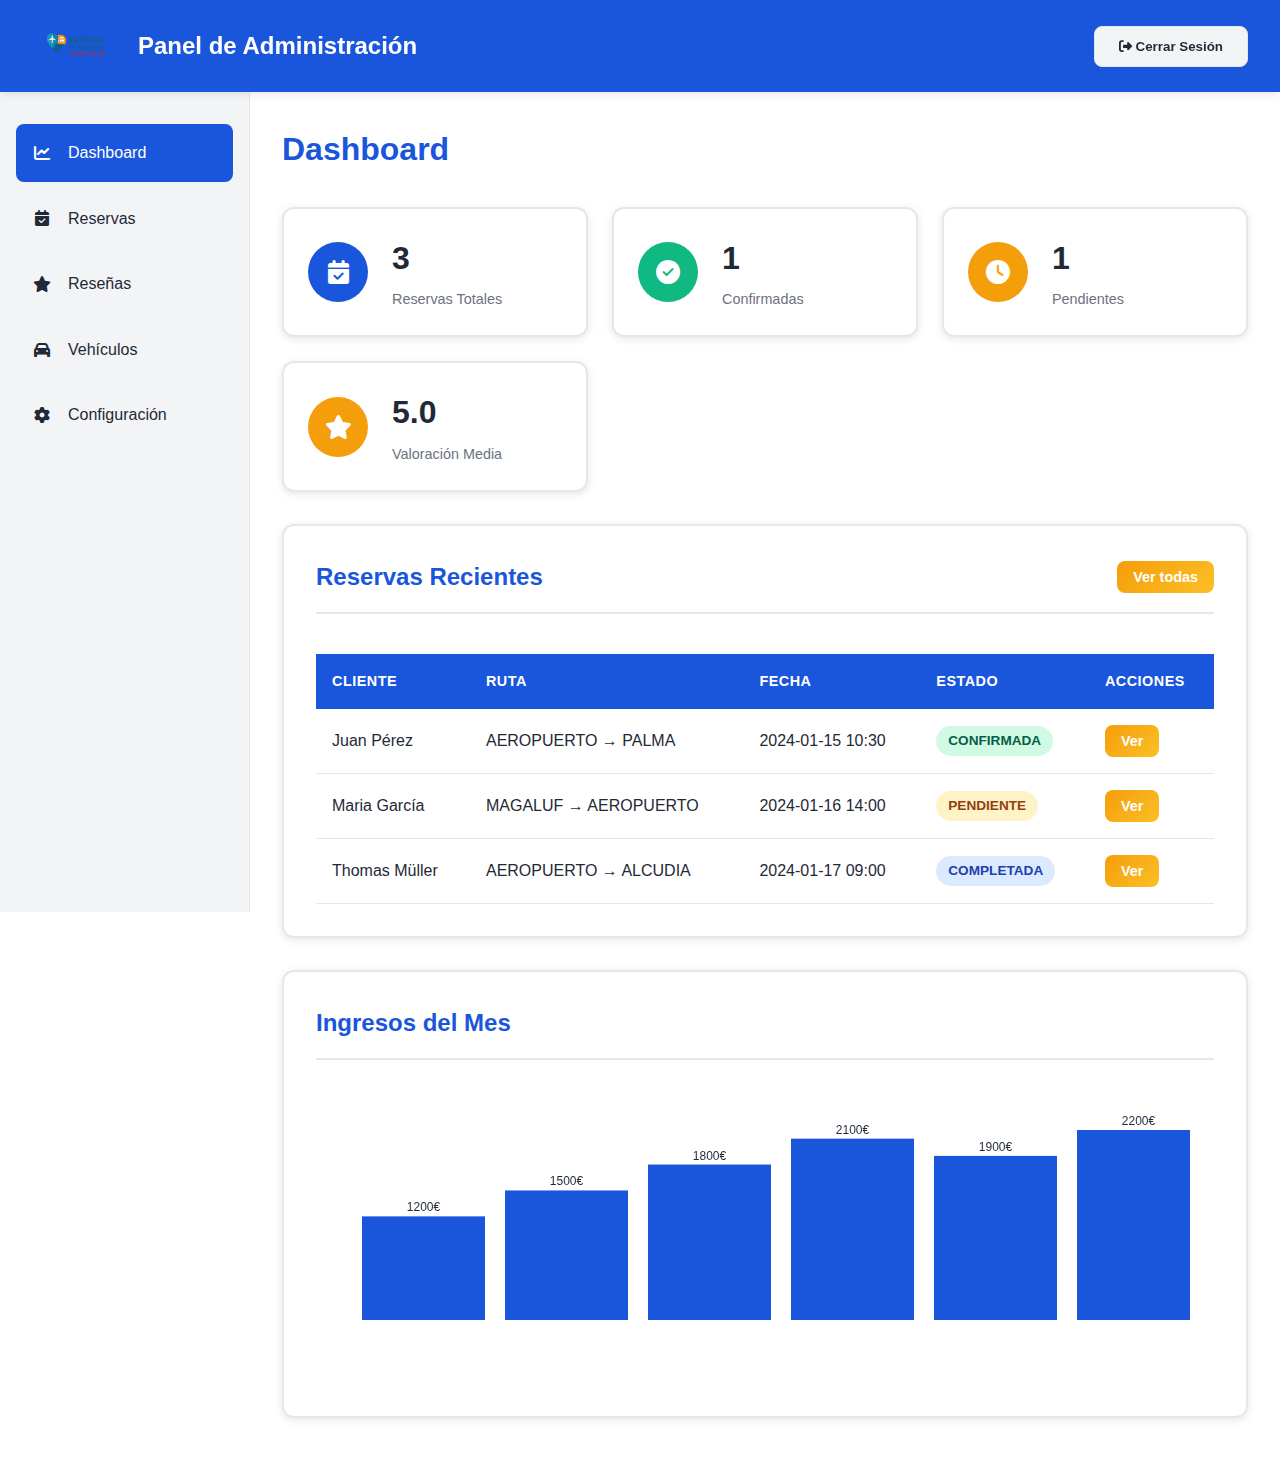
<file: admin.html>
<!DOCTYPE html>
<html lang="es">
<head>
    <meta charset="UTF-8">
    <meta name="viewport" content="width=device-width, initial-scale=1.0">
    <title>Admin Panel - Kristian Transfers</title>
    <link rel="icon" type="image/svg+xml" href="KT.svg">
    <link rel="stylesheet" href="styles.css">
    <link rel="stylesheet" href="admin.css">
    <link rel="stylesheet" href="https://cdnjs.cloudflare.com/ajax/libs/font-awesome/6.4.0/css/all.min.css">
</head>
<body>
    <!-- Admin Header -->
    <header class="admin-header">
        <div class="admin-header-content">
            <div class="admin-logo">
                <img src="Logo.png" alt="Kristian Transfers" class="logo-image">
                <h1>Panel de Administración</h1>
            </div>
            <div class="admin-header-actions">
                <button class="btn btn-secondary" onclick="logout()">
                    <i class="fas fa-sign-out-alt"></i> Cerrar Sesión
                </button>
            </div>
        </div>
    </header>

    <!-- Admin Container -->
    <div class="admin-container">
        <!-- Sidebar -->
        <aside class="admin-sidebar">
            <nav class="admin-nav">
                <a href="javascript:void(0)" class="admin-nav-link active" data-section="dashboard" onclick="showAdminSection('dashboard')">
                    <i class="fas fa-chart-line"></i> Dashboard
                </a>
                <a href="javascript:void(0)" class="admin-nav-link" data-section="bookings" onclick="showAdminSection('bookings')">
                    <i class="fas fa-calendar-check"></i> Reservas
                </a>
                <a href="javascript:void(0)" class="admin-nav-link" data-section="reviews" onclick="showAdminSection('reviews')">
                    <i class="fas fa-star"></i> Reseñas
                </a>
                <a href="javascript:void(0)" class="admin-nav-link" data-section="vehicles" onclick="showAdminSection('vehicles')">
                    <i class="fas fa-car"></i> Vehículos
                </a>
                <a href="javascript:void(0)" class="admin-nav-link" data-section="settings" onclick="showAdminSection('settings')">
                    <i class="fas fa-cog"></i> Configuración
                </a>
            </nav>
        </aside>

        <!-- Main Content -->
        <main class="admin-main">
            <!-- Dashboard Section -->
            <section id="admin-dashboard" class="admin-section active">
                <h2 class="admin-section-title">Dashboard</h2>
                
                <!-- Stats Cards -->
                <div class="stats-grid">
                    <div class="stat-card">
                        <div class="stat-icon blue">
                            <i class="fas fa-calendar-check"></i>
                        </div>
                        <div class="stat-content">
                            <h3 class="stat-value" id="totalBookings">0</h3>
                            <p class="stat-label">Reservas Totales</p>
                        </div>
                    </div>
                    <div class="stat-card">
                        <div class="stat-icon green">
                            <i class="fas fa-check-circle"></i>
                        </div>
                        <div class="stat-content">
                            <h3 class="stat-value" id="confirmedBookings">0</h3>
                            <p class="stat-label">Confirmadas</p>
                        </div>
                    </div>
                    <div class="stat-card">
                        <div class="stat-icon orange">
                            <i class="fas fa-clock"></i>
                        </div>
                        <div class="stat-content">
                            <h3 class="stat-value" id="pendingBookings">0</h3>
                            <p class="stat-label">Pendientes</p>
                        </div>
                    </div>
                    <div class="stat-card">
                        <div class="stat-icon gold">
                            <i class="fas fa-star"></i>
                        </div>
                        <div class="stat-content">
                            <h3 class="stat-value" id="averageRating">5.0</h3>
                            <p class="stat-label">Valoración Media</p>
                        </div>
                    </div>
                </div>

                <!-- Recent Bookings -->
                <div class="admin-card">
                    <div class="admin-card-header">
                        <h3>Reservas Recientes</h3>
                        <button class="btn btn-primary btn-sm" onclick="showAdminSection('bookings')">
                            Ver todas
                        </button>
                    </div>
                    <div class="table-container">
                        <table class="admin-table">
                            <thead>
                                <tr>
                                    <th>Cliente</th>
                                    <th>Ruta</th>
                                    <th>Fecha</th>
                                    <th>Estado</th>
                                    <th>Acciones</th>
                                </tr>
                            </thead>
                            <tbody id="recentBookingsTable">
                                <!-- Will be populated by JavaScript -->
                            </tbody>
                        </table>
                    </div>
                </div>

                <!-- Revenue Chart -->
                <div class="admin-card">
                    <div class="admin-card-header">
                        <h3>Ingresos del Mes</h3>
                    </div>
                    <div class="chart-container">
                        <canvas id="revenueChart"></canvas>
                    </div>
                </div>
            </section>

            <!-- Bookings Section -->
            <section id="admin-bookings" class="admin-section">
                <div class="admin-section-header">
                    <h2 class="admin-section-title">Gestión de Reservas</h2>
                    <div class="admin-filters">
                        <select id="bookingFilter" class="admin-filter" onchange="filterBookings()">
                            <option value="all">Todas</option>
                            <option value="pending">Pendientes</option>
                            <option value="confirmed">Confirmadas</option>
                            <option value="completed">Completadas</option>
                            <option value="cancelled">Canceladas</option>
                        </select>
                        <input type="text" id="bookingSearch" class="admin-search" placeholder="Buscar reservas..." onkeyup="searchBookings()">
                    </div>
                </div>

                <div class="admin-card">
                    <div class="table-container">
                        <table class="admin-table">
                            <thead>
                                <tr>
                                    <th>ID</th>
                                    <th>Cliente</th>
                                    <th>Email</th>
                                    <th>Teléfono</th>
                                    <th>Ruta</th>
                                    <th>Fecha/Hora</th>
                                    <th>Pasajeros</th>
                                    <th>Precio</th>
                                    <th>Estado</th>
                                    <th>Acciones</th>
                                </tr>
                            </thead>
                            <tbody id="bookingsTable">
                                <!-- Will be populated by JavaScript -->
                            </tbody>
                        </table>
                    </div>
                </div>
            </section>

            <!-- Reviews Section -->
            <section id="admin-reviews" class="admin-section">
                <div class="admin-section-header">
                    <h2 class="admin-section-title">Gestión de Reseñas</h2>
                    <button class="btn btn-primary" onclick="showAddReviewModal()">
                        <i class="fas fa-plus"></i> Añadir Reseña
                    </button>
                </div>

                <div class="admin-card">
                    <div class="table-container">
                        <table class="admin-table">
                            <thead>
                                <tr>
                                    <th>Autor</th>
                                    <th>Valoración</th>
                                    <th>Texto</th>
                                    <th>Fecha</th>
                                    <th>Acciones</th>
                                </tr>
                            </thead>
                            <tbody id="reviewsTable">
                                <!-- Will be populated by JavaScript -->
                            </tbody>
                        </table>
                    </div>
                </div>
            </section>

            <!-- Vehicles Section -->
            <section id="admin-vehicles" class="admin-section">
                <div class="admin-section-header">
                    <h2 class="admin-section-title">Gestión de Vehículos</h2>
                    <button class="btn btn-primary" onclick="showAddVehicleModal()">
                        <i class="fas fa-plus"></i> Añadir Vehículo
                    </button>
                </div>

                <div class="vehicles-admin-grid">
                    <div class="vehicle-admin-card">
                        <img src="Minivan.webp" alt="Minivan" class="vehicle-admin-image">
                        <div class="vehicle-admin-info">
                            <h3>Minivan</h3>
                            <p>Capacidad: 7 pasajeros</p>
                            <div class="vehicle-admin-actions">
                                <button class="btn btn-primary btn-sm" onclick="editVehicle('minivan')">Editar</button>
                                <button class="btn btn-secondary btn-sm" onclick="deleteVehicle('minivan')">Eliminar</button>
                            </div>
                        </div>
                    </div>
                    <div class="vehicle-admin-card">
                        <img src="Sedan.webp" alt="Sedan" class="vehicle-admin-image">
                        <div class="vehicle-admin-info">
                            <h3>Sedan</h3>
                            <p>Capacidad: 4 pasajeros</p>
                            <div class="vehicle-admin-actions">
                                <button class="btn btn-primary btn-sm" onclick="editVehicle('sedan')">Editar</button>
                                <button class="btn btn-secondary btn-sm" onclick="deleteVehicle('sedan')">Eliminar</button>
                            </div>
                        </div>
                    </div>
                    <div class="vehicle-admin-card">
                        <img src="VIP.webp" alt="VIP" class="vehicle-admin-image">
                        <div class="vehicle-admin-info">
                            <h3>VIP</h3>
                            <p>Capacidad: 4 pasajeros</p>
                            <div class="vehicle-admin-actions">
                                <button class="btn btn-primary btn-sm" onclick="editVehicle('vip')">Editar</button>
                                <button class="btn btn-secondary btn-sm" onclick="deleteVehicle('vip')">Eliminar</button>
                            </div>
                        </div>
                    </div>
                    <div class="vehicle-admin-card">
                        <img src="Shuttle Express.webp" alt="Shuttle Express" class="vehicle-admin-image">
                        <div class="vehicle-admin-info">
                            <h3>Shuttle Express</h3>
                            <p>Capacidad: 8 pasajeros</p>
                            <div class="vehicle-admin-actions">
                                <button class="btn btn-primary btn-sm" onclick="editVehicle('shuttle')">Editar</button>
                                <button class="btn btn-secondary btn-sm" onclick="deleteVehicle('shuttle')">Eliminar</button>
                            </div>
                        </div>
                    </div>
                </div>
            </section>

            <!-- Settings Section -->
            <section id="admin-settings" class="admin-section">
                <h2 class="admin-section-title">Configuración</h2>
                
                <div class="admin-card">
                    <h3>Información General</h3>
                    <form class="admin-form" id="settingsForm">
                        <div class="form-group">
                            <label>Nombre de la Empresa</label>
                            <input type="text" value="Kristian Transfers" class="form-control">
                        </div>
                        <div class="form-group">
                            <label>Email de Contacto</label>
                            <input type="email" value="info.new@kristiantransfers.com" class="form-control">
                        </div>
                        <div class="form-group">
                            <label>Teléfono</label>
                            <input type="tel" value="" class="form-control">
                        </div>
                        <button type="submit" class="btn btn-primary">Guardar Cambios</button>
                    </form>
                </div>

                <div class="admin-card">
                    <h3>Precios</h3>
                    <p>Gestiona los precios desde la página principal o edita directamente aquí.</p>
                    <button class="btn btn-primary" onclick="window.open('index.html#page-precios', '_blank')">
                        <i class="fas fa-external-link-alt"></i> Abrir Página de Precios
                    </button>
                </div>

                <div class="admin-card">
                    <h3>Seguridad</h3>
                    <div class="form-group">
                        <label>Cambiar Contraseña</label>
                        <input type="password" placeholder="Nueva contraseña" class="form-control">
                    </div>
                    <button class="btn btn-primary">Actualizar Contraseña</button>
                </div>
            </section>
        </main>
    </div>

    <!-- Modals -->
    <!-- Booking Detail Modal -->
    <div id="bookingModal" class="admin-modal">
        <div class="admin-modal-content">
            <div class="admin-modal-header">
                <h3>Detalles de Reserva</h3>
                <button class="admin-modal-close" onclick="closeModal('bookingModal')">&times;</button>
            </div>
            <div class="admin-modal-body" id="bookingModalBody">
                <!-- Will be populated by JavaScript -->
            </div>
            <div class="admin-modal-footer">
                <button class="btn btn-secondary" onclick="closeModal('bookingModal')">Cerrar</button>
                <button class="btn btn-primary" onclick="confirmBooking()">Confirmar</button>
            </div>
        </div>
    </div>

    <!-- Add Review Modal -->
    <div id="addReviewModal" class="admin-modal">
        <div class="admin-modal-content">
            <div class="admin-modal-header">
                <h3>Añadir Reseña</h3>
                <button class="admin-modal-close" onclick="closeModal('addReviewModal')">&times;</button>
            </div>
            <div class="admin-modal-body">
                <form id="addReviewForm" class="admin-form">
                    <div class="form-group">
                        <label>Autor</label>
                        <input type="text" name="author" required class="form-control">
                    </div>
                    <div class="form-group">
                        <label>Valoración</label>
                        <select name="rating" required class="form-control">
                            <option value="5">5 Estrellas</option>
                            <option value="4">4 Estrellas</option>
                            <option value="3">3 Estrellas</option>
                            <option value="2">2 Estrellas</option>
                            <option value="1">1 Estrella</option>
                        </select>
                    </div>
                    <div class="form-group">
                        <label>Texto</label>
                        <textarea name="text" required class="form-control" rows="4"></textarea>
                    </div>
                    <div class="form-group">
                        <label>Fecha</label>
                        <input type="text" name="date" value="Hace 1 semana" class="form-control">
                    </div>
                </form>
            </div>
            <div class="admin-modal-footer">
                <button class="btn btn-secondary" onclick="closeModal('addReviewModal')">Cancelar</button>
                <button class="btn btn-primary" onclick="saveReview()">Guardar</button>
            </div>
        </div>
    </div>

    <script src="admin.js"></script>
</body>
</html>
</file>
<file: styles.css>
* {
    margin: 0;
    padding: 0;
    box-sizing: border-box;
}

:root {
    --primary-blue: #1a56db;
    --dark-blue: #0f3460;
    --gold: #f59e0b;
    --white: #ffffff;
    --light-gray: #f3f4f6;
    --text-dark: #1f2937;
    --border-color: #e5e7eb;
}

body {
    font-family: 'Segoe UI', Tahoma, Geneva, Verdana, sans-serif;
    line-height: 1.6;
    color: var(--text-dark);
    background-color: var(--white);
}

/* Text Hover Animations */
p, h1, h2, h3, h4, h5, h6, a, span, label, button, td, th, li {
    transition: transform 0.2s ease, color 0.2s ease;
}

p:hover, h1:hover, h2:hover, h3:hover, h4:hover, h5:hover, h6:hover, 
span:hover, label:hover, td:hover, th:hover, li:hover {
    transform: translateX(3px);
    color: var(--primary-blue);
}

a:hover, button:hover {
    transform: translateY(-2px);
}

.container {
    max-width: 1200px;
    margin: 0 auto;
    padding: 0 20px;
}

/* Header */
.header {
    background-color: var(--primary-blue);
    padding: 1rem 0;
    position: sticky;
    top: 0;
    z-index: 1000;
    box-shadow: 0 2px 10px rgba(0, 0, 0, 0.1);
}

.header-content {
    display: grid;
    grid-template-columns: auto 1fr auto;
    align-items: center;
    gap: 2rem;
    flex-wrap: wrap;
}

.nav-menu {
    display: flex;
    justify-content: center;
    gap: 2rem;
    flex-wrap: wrap;
}

.header-right {
    display: flex;
    align-items: center;
    gap: 1rem;
    justify-content: flex-end;
}

.logo {
    display: flex;
    align-items: center;
    gap: 0.75rem;
    color: var(--white);
    font-weight: bold;
}

.logo-image {
    height: 125px;
    width: auto;
    flex-shrink: 0;
    object-fit: contain;
}

.logo-text {
    font-size: 1rem;
    line-height: 1.2;
    letter-spacing: 1px;
    color: var(--white);
}

.flag-icon {
    width: 20px;
    height: 15px;
    object-fit: cover;
    border-radius: 2px;
}

.flag-icon-small {
    width: 18px;
    height: 13px;
    object-fit: cover;
    border-radius: 2px;
    margin-right: 0.5rem;
    vertical-align: middle;
}

.nav-menu {
    display: flex;
    gap: 2rem;
    flex-wrap: wrap;
}

.nav-menu a {
    color: var(--white);
    text-decoration: none;
    font-weight: 500;
    transition: all 0.3s;
    position: relative;
    padding: 0.5rem 0;
}

.nav-menu a:hover {
    color: var(--gold);
}

.nav-menu a.active {
    color: var(--gold);
}

.nav-menu a.active::after {
    content: '';
    position: absolute;
    bottom: 0;
    left: 0;
    right: 0;
    height: 2px;
    background: var(--gold);
}

.header-btn {
    padding: 0.75rem 1.5rem;
}

/* Language Selector */
.language-selector {
    position: relative;
}

.lang-btn {
    background: rgba(255, 255, 255, 0.1);
    border: 2px solid rgba(255, 255, 255, 0.3);
    border-radius: 8px;
    padding: 0.5rem 1rem;
    color: var(--white);
    cursor: pointer;
    display: flex;
    align-items: center;
    gap: 0.5rem;
    transition: all 0.3s;
    font-size: 0.9rem;
}

.lang-btn:hover {
    background: rgba(255, 255, 255, 0.2);
    border-color: var(--gold);
}

.lang-btn i:last-child {
    font-size: 0.7rem;
}

.lang-dropdown {
    position: absolute;
    top: calc(100% + 0.5rem);
    right: 0;
    background: var(--white);
    border-radius: 8px;
    box-shadow: 0 4px 12px rgba(0, 0, 0, 0.2);
    min-width: 150px;
    opacity: 0;
    visibility: hidden;
    transform: translateY(-10px);
    transition: all 0.3s;
    z-index: 1000;
    overflow: hidden;
}

.lang-dropdown.active {
    opacity: 1;
    visibility: visible;
    transform: translateY(0);
}

.lang-dropdown a {
    display: flex;
    align-items: center;
    padding: 0.75rem 1rem;
    color: var(--text-dark);
    text-decoration: none;
    transition: background-color 0.3s;
}

.lang-dropdown a:hover {
    background-color: var(--light-gray);
}

/* Page Container */
.page-container {
    position: relative;
}

.page {
    display: none;
    min-height: calc(100vh - 100px);
}

.page.active {
    display: block;
    animation: fadeIn 0.5s ease-in-out;
}

@keyframes fadeIn {
    from {
        opacity: 0;
        transform: translateY(20px);
    }
    to {
        opacity: 1;
        transform: translateY(0);
    }
}

/* Buttons */
.btn {
    padding: 0.75rem 1.5rem;
    border: none;
    border-radius: 8px;
    font-weight: 600;
    cursor: pointer;
    transition: all 0.3s;
    text-decoration: none;
    display: inline-block;
    text-align: center;
}

.btn-primary {
    background: linear-gradient(135deg, var(--gold), #fbbf24);
    color: var(--white);
}

.btn-primary:hover {
    transform: translateY(-2px);
    box-shadow: 0 4px 12px rgba(245, 158, 11, 0.4);
}

.btn-primary.btn-large:hover {
    box-shadow: 0 0 20px rgba(245, 158, 11, 0.8), 0 0 40px rgba(245, 158, 11, 0.6), 0 4px 12px rgba(245, 158, 11, 0.4);
    animation: glow 1.5s ease-in-out infinite alternate;
}

@keyframes glow {
    from {
        box-shadow: 0 0 20px rgba(245, 158, 11, 0.8), 0 0 40px rgba(245, 158, 11, 0.6), 0 4px 12px rgba(245, 158, 11, 0.4);
    }
    to {
        box-shadow: 0 0 30px rgba(245, 158, 11, 1), 0 0 60px rgba(245, 158, 11, 0.8), 0 4px 12px rgba(245, 158, 11, 0.4);
    }
}

.btn-large {
    padding: 1rem 2rem;
    font-size: 1.1rem;
}

.btn-service:hover {
    box-shadow: 0 0 20px rgba(245, 158, 11, 0.8), 0 0 40px rgba(245, 158, 11, 0.6), 0 4px 12px rgba(245, 158, 11, 0.4);
    animation: glow 1.5s ease-in-out infinite alternate;
}

/* Hero Section */
.hero {
    position: relative;
    min-height: 600px;
    background: linear-gradient(135deg, var(--dark-blue) 0%, var(--primary-blue) 100%),
                url('Playa.png');
    background-size: cover;
    background-position: center;
    background-blend-mode: overlay;
    display: flex;
    align-items: center;
    justify-content: center;
    text-align: center;
    color: var(--white);
    padding: 4rem 2rem;
    border-top: 4px solid var(--white);
}

.hero.section-page {
    opacity: 1;
    transform: none;
}

.hero.section-page.active {
    opacity: 1;
    transform: none;
}

.hero-overlay {
    position: absolute;
    top: 0;
    left: 0;
    right: 0;
    bottom: 0;
    background: rgba(15, 52, 96, 0.6);
}

.hero-content {
    position: relative;
    z-index: 1;
    max-width: 800px;
}

.hero h1 {
    font-size: 3rem;
    margin-bottom: 1rem;
    font-weight: 700;
}

.hero p {
    font-size: 1.5rem;
    margin-bottom: 2rem;
    opacity: 0.95;
}

/* Main Content */
.main-content {
    padding: 4rem 0;
}

/* Section Pages */
.section-page {
    opacity: 0;
    transform: translateY(30px);
    transition: opacity 0.8s ease, transform 0.8s ease;
}

.section-page.active {
    opacity: 1;
    transform: translateY(0);
}


.how-it-works.section-page,
.testimonials-section.section-page,
.services-section.section-page,
.prices-section.section-page,
.reservar-section.section-page {
    min-height: auto;
    padding: 4rem 0;
}

.section-title {
    color: var(--primary-blue);
    font-size: 2rem;
    text-align: center;
    margin-bottom: 3rem;
    font-weight: 700;
    text-transform: uppercase;
    letter-spacing: 2px;
}

/* How It Works */
.how-it-works {
    margin-bottom: 4rem;
}

.steps {
    display: grid;
    grid-template-columns: repeat(auto-fit, minmax(250px, 1fr));
    gap: 2rem;
    margin-top: 2rem;
}

.step {
    text-align: center;
}

.step-icon {
    width: 80px;
    height: 80px;
    background: linear-gradient(135deg, #f3f4f6, #e5e7eb);
    border-radius: 50%;
    display: flex;
    align-items: center;
    justify-content: center;
    margin: 0 auto 1rem;
    color: var(--primary-blue);
    font-size: 2rem;
    box-shadow: 0 4px 12px rgba(0, 0, 0, 0.1);
    transition: all 0.3s;
}

.step:hover .step-icon {
    transform: scale(1.1);
    box-shadow: 0 0 20px rgba(26, 86, 219, 0.6), 0 0 40px rgba(26, 86, 219, 0.4);
    animation: iconGlow 1.5s ease-in-out infinite alternate;
}

@keyframes iconGlow {
    from {
        box-shadow: 0 0 20px rgba(26, 86, 219, 0.6), 0 0 40px rgba(26, 86, 219, 0.4);
    }
    to {
        box-shadow: 0 0 30px rgba(26, 86, 219, 0.8), 0 0 60px rgba(26, 86, 219, 0.6);
    }
}

.step h3 {
    color: var(--primary-blue);
    font-size: 1.2rem;
    font-weight: 600;
}

/* Content Grid */
.content-grid {
    display: grid;
    grid-template-columns: 1fr 1.5fr;
    gap: 3rem;
    margin-bottom: 4rem;
}

.testimonials-sidebar {
    margin-top: 2rem;
}

/* Para la página de reservar, no usar content-grid */
.reservar-section-page .content-grid {
    display: block;
}

/* Testimonials Section */
.testimonials-section {
    background: #e5e7eb;
    padding: 1.5rem 0;
}

.testimonials-grid {
    display: grid;
    grid-template-columns: repeat(auto-fit, minmax(300px, 1fr));
    gap: 2rem;
    max-width: 800px;
    margin: 0 auto;
}

.testimonial-card {
    background: var(--white);
    border: 2px solid var(--border-color);
    border-radius: 12px;
    padding: 2rem;
    box-shadow: 0 4px 6px rgba(0, 0, 0, 0.1);
    transition: transform 0.3s, box-shadow 0.3s;
}

.testimonial-card:hover {
    transform: translateY(-5px);
    box-shadow: 0 8px 16px rgba(0, 0, 0, 0.15);
}

.testimonial-avatar {
    margin-bottom: 1rem;
}

.testimonial-avatar img {
    width: 80px;
    height: 80px;
    border-radius: 50%;
    object-fit: cover;
}

.testimonial-text {
    color: var(--primary-blue);
    font-size: 1.1rem;
    font-style: italic;
    margin-bottom: 1rem;
    line-height: 1.8;
}

.testimonial-author {
    color: var(--primary-blue);
    font-weight: 600;
    margin-bottom: 0.5rem;
}

.testimonial-rating {
    color: var(--gold);
    font-size: 1.2rem;
}

/* Booking Form */
.booking-form-section {
    position: sticky;
    top: 100px;
    align-self: start;
}

.booking-form-container {
    background: var(--primary-blue);
    border-radius: 12px;
    padding: 2rem;
    box-shadow: 0 8px 24px rgba(0, 0, 0, 0.2);
}

.form-title {
    color: var(--white);
    font-size: 1.5rem;
    text-align: center;
    margin-bottom: 1rem;
    font-weight: 700;
    text-transform: uppercase;
    letter-spacing: 1px;
}

.form-note {
    color: var(--white);
    font-size: 0.9rem;
    text-align: center;
    margin-bottom: 2rem;
    opacity: 0.9;
    font-style: italic;
}

.booking-form {
    display: flex;
    flex-direction: column;
    gap: 1.5rem;
}

.form-group {
    display: flex;
    flex-direction: column;
}

.form-group label {
    color: var(--white);
    margin-bottom: 0.5rem;
    font-weight: 500;
}

.form-group input,
.form-group select {
    padding: 0.75rem;
    border: 2px solid rgba(255, 255, 255, 0.3);
    border-radius: 8px;
    font-size: 1rem;
    background: var(--white);
    color: var(--text-dark);
    transition: border-color 0.3s;
    width: 100%;
}

/* Select Search Wrapper */
.select-search-wrapper {
    position: relative;
}

.search-input {
    width: 100%;
    padding: 0.75rem;
    border: 2px solid rgba(255, 255, 255, 0.3);
    border-radius: 8px;
    font-size: 1rem;
    background: var(--white);
    color: var(--text-dark);
    transition: border-color 0.3s;
}

.search-input:focus {
    outline: none;
    border-color: var(--gold);
}

.search-input::placeholder {
    color: #9ca3af;
}

.form-group input:focus,
.form-group select:focus,
.search-input:focus {
    outline: none;
    border-color: var(--gold);
}

/* Select styling */
select {
    appearance: none;
    background-image: url("data:image/svg+xml,%3Csvg xmlns='http://www.w3.org/2000/svg' width='12' height='12' viewBox='0 0 12 12'%3E%3Cpath fill='%231f2937' d='M6 9L1 4h10z'/%3E%3C/svg%3E");
    background-repeat: no-repeat;
    background-position: right 0.75rem center;
    padding-right: 2.5rem;
    cursor: pointer;
}

.form-row {
    display: grid;
    grid-template-columns: 1fr 1fr;
    gap: 1rem;
}

/* Service Type & Trip Type */
.service-type,
.trip-type {
    flex-direction: row;
    gap: 1rem;
    flex-wrap: wrap;
}

.service-type label,
.trip-type label {
    display: flex;
    align-items: center;
    gap: 0.5rem;
    cursor: pointer;
    padding: 0.5rem 1rem;
    border: 2px solid rgba(255, 255, 255, 0.3);
    border-radius: 8px;
    transition: all 0.3s;
    flex: 1;
    min-width: 120px;
    justify-content: center;
}

.service-type input[type="radio"],
.trip-type input[type="radio"] {
    margin: 0;
    width: auto;
    cursor: pointer;
}

.service-type label:hover,
.trip-type label:hover {
    border-color: var(--gold);
    background: rgba(245, 158, 11, 0.1);
}

.service-type input[type="radio"]:checked + span,
.trip-type input[type="radio"]:checked + span {
    color: var(--gold);
    font-weight: 600;
}

.service-type input[type="radio"]:checked ~ span,
.trip-type input[type="radio"]:checked ~ span {
    color: var(--gold);
}

.service-type label:has(input:checked),
.trip-type label:has(input:checked) {
    border-color: var(--gold);
    background: rgba(245, 158, 11, 0.2);
}

/* Swap Button */
.swap-container {
    display: flex;
    justify-content: center;
}

.btn-swap {
    display: flex;
    align-items: center;
    gap: 0.5rem;
    padding: 0.75rem 1.5rem;
    background: rgba(255, 255, 255, 0.1);
    border: 2px solid rgba(255, 255, 255, 0.3);
    border-radius: 8px;
    color: var(--white);
    cursor: pointer;
    transition: all 0.3s;
    font-size: 0.9rem;
}

.btn-swap:hover {
    background: rgba(255, 255, 255, 0.2);
    border-color: var(--gold);
}

/* Phone Input */
.phone-input {
    display: grid;
    grid-template-columns: 150px 1fr;
    gap: 0.5rem;
}

.phone-input select {
    padding: 0.75rem 0.5rem;
}

/* Return Section */
.return-section {
    animation: fadeIn 0.3s;
}

@keyframes fadeIn {
    from {
        opacity: 0;
        transform: translateY(-10px);
    }
    to {
        opacity: 1;
        transform: translateY(0);
    }
}

.btn-submit {
    width: 100%;
    padding: 1rem;
    font-size: 1.1rem;
    margin-top: 0.5rem;
    display: flex;
    align-items: center;
    justify-content: center;
    gap: 0.5rem;
}

.form-terms {
    color: var(--white);
    font-size: 0.85rem;
    text-align: center;
    margin-top: 1rem;
    opacity: 0.8;
}

.form-terms a {
    color: var(--gold);
    text-decoration: underline;
    transition: opacity 0.3s;
}

.form-terms a:hover {
    opacity: 0.8;
}

/* Service Areas Page */
.service-areas-page {
    position: relative;
    min-height: 400px;
    background: linear-gradient(135deg, var(--dark-blue) 0%, var(--primary-blue) 100%),
                url('https://images.unsplash.com/photo-1507525428034-b723cf961d3e?ixlib=rb-4.0.3&auto=format&fit=crop&w=1920&q=80');
    background-size: cover;
    background-position: center;
    background-blend-mode: overlay;
    display: flex;
    align-items: center;
    padding: 4rem 0;
}

.service-areas-overlay {
    position: absolute;
    top: 0;
    left: 0;
    right: 0;
    bottom: 0;
    background: rgba(15, 52, 96, 0.7);
}

.service-areas-content {
    position: relative;
    z-index: 1;
    max-width: 800px;
    margin: 0 auto;
    text-align: center;
    padding: 2rem;
}

.service-areas-content .section-title {
    color: var(--white);
    text-align: center;
    margin-bottom: 1rem;
}

.service-areas-content p {
    color: var(--white);
    margin-bottom: 2rem;
    line-height: 1.8;
    opacity: 0.95;
    font-size: 1.1rem;
}

/* Google Reviews Carousel */
.google-reviews-container {
    position: relative;
    max-width: 1200px;
    margin: 0 auto;
}

.reviews-carousel {
    display: flex;
    gap: 0.75rem;
    overflow: hidden;
    position: relative;
    padding: 0.5rem 0;
}

.review-card {
    min-width: calc(32% - 0.67rem);
    background: var(--white);
    border: 2px solid var(--border-color);
    border-radius: 12px;
    padding: 1.5rem;
    box-shadow: 0 4px 12px rgba(0, 0, 0, 0.1);
    transition: transform 0.6s cubic-bezier(0.4, 0, 0.2, 1), box-shadow 0.3s;
    flex-shrink: 0;
}

.review-card:hover {
    transform: translateY(-5px);
    box-shadow: 0 8px 20px rgba(0, 0, 0, 0.15);
}

.review-header {
    display: flex;
    align-items: center;
    gap: 1rem;
    margin-bottom: 1rem;
}

.review-avatar {
    width: 60px;
    height: 60px;
    border-radius: 50%;
    object-fit: cover;
}

.review-author-info {
    flex: 1;
}

.review-author {
    font-weight: 600;
    color: var(--primary-blue);
    margin-bottom: 0.25rem;
}

.review-rating {
    color: var(--gold);
    font-size: 0.9rem;
}

.review-text {
    color: var(--text-dark);
    line-height: 1.6;
    font-style: italic;
    margin-bottom: 1rem;
}

.review-date {
    color: #9ca3af;
    font-size: 0.85rem;
}

.google-link {
    text-align: center;
    margin-top: 0.25rem;
    display: flex;
    flex-direction: column;
    align-items: center;
    gap: 0.25rem;
}

.google-rating-badge {
    order: 1;
    background: transparent;
    padding: 0;
    border-radius: 0;
    display: flex;
    align-items: center;
    justify-content: center;
    box-shadow: none;
}

.btn-google {
    order: 2;
    max-width: 200px;
    width: 100%;
}

.google-rating-png {
    height: auto;
    width: auto;
    max-height: 300px;
    max-width: 700px;
    display: block;
}

.google-logo-small {
    height: 25px;
    width: auto;
}

.rating-display {
    display: flex;
    align-items: center;
    gap: 0.5rem;
}

.rating-number {
    font-size: 2rem;
    font-weight: bold;
    color: #ff9800;
}

.rating-stars {
    display: flex;
    gap: 0.2rem;
    color: #ff9800;
    font-size: 1.2rem;
}

.btn-google {
    display: inline-flex;
    align-items: center;
    gap: 0.3rem;
    padding: 0.5rem 1rem;
    background: #4285f4;
    color: var(--white);
    text-decoration: none;
    border-radius: 6px;
    font-weight: 600;
    font-size: 0.9rem;
    transition: all 0.3s;
}

.btn-google:hover {
    background: #357ae8;
    transform: translateY(-2px);
    box-shadow: 0 4px 12px rgba(66, 133, 244, 0.4);
}

/* Why Book Section */
.why-book-section {
    padding: 4rem 0;
    background: var(--light-gray);
}

.why-book-unified-grid {
    display: grid;
    grid-template-columns: repeat(4, 1fr);
    gap: 2rem;
    margin-top: 3rem;
}

.why-book-unified-feature {
    background: var(--white);
    border: 2px solid var(--border-color);
    border-radius: 12px;
    padding: 2rem 1.5rem;
    text-align: center;
    box-shadow: 0 2px 8px rgba(0, 0, 0, 0.08);
    transition: transform 0.3s, box-shadow 0.3s;
}

.why-book-unified-feature:hover {
    transform: translateY(-5px);
    box-shadow: 0 4px 16px rgba(0, 0, 0, 0.12);
}

.why-book-unified-icon {
    width: 80px;
    height: 80px;
    background: linear-gradient(135deg, var(--primary-blue), var(--dark-blue));
    border-radius: 50%;
    display: flex;
    align-items: center;
    justify-content: center;
    margin: 0 auto 1.5rem;
    color: var(--white);
    font-size: 2rem;
    box-shadow: 0 4px 12px rgba(26, 86, 219, 0.3);
    transition: transform 0.3s;
}

.why-book-unified-feature:hover .why-book-unified-icon {
    transform: scale(1.1);
}

.why-book-unified-feature h3 {
    color: var(--primary-blue);
    font-size: 1.3rem;
    font-weight: 700;
    margin-bottom: 0.75rem;
}

.why-book-unified-feature p {
    color: var(--text-dark);
    line-height: 1.6;
    margin: 0;
    font-size: 0.95rem;
}

.section-subtitle {
    color: #6b7280;
    font-size: 1.1rem;
    text-align: center;
    margin-bottom: 3rem;
}

.why-book-column {
    background: var(--white);
    border: 1px solid var(--border-color);
    border-radius: 12px;
    padding: 2.5rem;
    box-shadow: 0 2px 8px rgba(0, 0, 0, 0.1);
    display: flex;
    flex-direction: column;
    min-height: 100%;
}

.why-book-title {
    color: var(--primary-blue);
    font-size: 1.5rem;
    font-weight: 700;
    margin-bottom: 2rem;
    text-align: center;
}

.why-book-items {
    display: flex;
    flex-direction: column;
    gap: 1.5rem;
    align-items: flex-start;
    flex: 1;
}

.why-book-item {
    display: flex;
    align-items: center;
    gap: 1rem;
    justify-content: flex-start;
    width: 100%;
}

.why-book-icon {
    width: 50px;
    height: 50px;
    border-radius: 50%;
    display: flex;
    align-items: center;
    justify-content: center;
    font-size: 1.5rem;
    flex-shrink: 0;
}

.why-book-icon.green {
    background: #10b981;
    color: var(--white);
}

.why-book-icon.blue {
    background: var(--primary-blue);
    color: var(--white);
}

.why-book-item p {
    color: var(--text-dark);
    font-size: 1rem;
    margin: 0;
    font-weight: 500;
}

.why-book-features-grid {
    display: grid;
    grid-template-columns: repeat(5, 1fr);
    grid-template-rows: repeat(2, auto);
    gap: 1.5rem;
    margin-top: 1rem;
    justify-items: center;
    align-items: start;
}

.why-book-feature:nth-child(1) {
    grid-row: 1;
    grid-column: 1;
}

.why-book-feature:nth-child(2) {
    grid-row: 1;
    grid-column: 3;
}

.why-book-feature:nth-child(3) {
    grid-row: 1;
    grid-column: 5;
}

.why-book-feature:nth-child(4) {
    grid-row: 2;
    grid-column: 2 / 3;
    justify-self: center;
}

.why-book-feature:nth-child(5) {
    grid-row: 2;
    grid-column: 4 / 5;
    justify-self: center;
}

.why-book-feature {
    text-align: center;
}

.why-book-feature-icon {
    width: 60px;
    height: 60px;
    border-radius: 50%;
    display: flex;
    align-items: center;
    justify-content: center;
    margin: 0 auto 1rem;
    font-size: 1.5rem;
}

.why-book-feature-icon.blue {
    background: var(--primary-blue);
    color: var(--white);
}

.why-book-feature h3 {
    color: var(--primary-blue);
    font-size: 1.1rem;
    font-weight: 700;
    margin-bottom: 0.5rem;
}

.why-book-feature p {
    color: var(--text-dark);
    line-height: 1.6;
    margin: 0;
    font-size: 0.9rem;
    max-width: 200px;
    margin: 0 auto;
    word-wrap: break-word;
}

/* Mini Reviews Carousel */
.reviews-carousel-small {
    display: flex;
    gap: 1rem;
    overflow: hidden;
    position: relative;
}

.review-card-small {
    min-width: 100%;
    background: var(--white);
    border: 2px solid var(--border-color);
    border-radius: 12px;
    padding: 1.5rem;
    box-shadow: 0 2px 8px rgba(0, 0, 0, 0.1);
    flex-shrink: 0;
}

/* Services Section Page */
.services-section-page {
    padding: 4rem 0;
    background: var(--white);
}

.prices-section-page {
    padding: 4rem 0;
    background: var(--light-gray);
}

.prices-header {
    text-align: center;
    margin-bottom: 1rem;
}

.prices-intro {
    font-size: 1.2rem;
    color: var(--primary-blue);
    font-weight: 600;
    font-style: italic;
    margin-bottom: 0;
}

.reservar-section-page {
    padding: 4rem 0;
    background: linear-gradient(135deg, rgba(15, 52, 96, 0.7) 0%, rgba(26, 86, 219, 0.7) 100%),
                url('Arena.png');
    background-size: cover;
    background-position: center;
    background-attachment: fixed;
    position: relative;
    min-height: 100vh;
    display: flex;
    align-items: center;
}

.reservar-section-page::before {
    content: '';
    position: absolute;
    top: 0;
    left: 0;
    right: 0;
    bottom: 0;
    background: rgba(15, 52, 96, 0.7);
}

.booking-form-section-centered {
    position: relative;
    z-index: 1;
    width: 100%;
    max-width: 800px;
    margin: 0 auto;
}

.date-input {
    width: 100%;
    padding: 0.75rem;
    border: 2px solid var(--border-color);
    border-radius: 8px;
    font-size: 1rem;
    transition: border-color 0.3s;
}

.date-input:focus {
    outline: none;
    border-color: var(--primary-blue);
    box-shadow: 0 0 0 3px rgba(26, 86, 219, 0.1);
}

/* Lo que ofrecemos Section */
.what-we-offer-section {
    padding: 4rem 0;
    background: var(--white);
}

.vehicles-grid {
    display: grid;
    grid-template-columns: repeat(4, 1fr);
    gap: 2rem;
    margin-top: 2rem;
}

.vehicle-card {
    position: relative;
    border-radius: 12px;
    overflow: hidden;
    box-shadow: 0 4px 12px rgba(0, 0, 0, 0.1);
    transition: transform 0.3s;
}

.vehicle-card:hover {
    transform: translateY(-5px);
}

.vehicle-image {
    width: 100%;
    height: 250px;
    object-fit: cover;
    display: block;
}

.vehicle-overlay {
    position: absolute;
    bottom: 0;
    left: 0;
    right: 0;
    background: linear-gradient(to top, rgba(0, 0, 0, 0.8), transparent);
    padding: 2rem 1rem 1rem;
    text-align: center;
}

.vehicle-name {
    color: var(--white);
    font-size: 1.5rem;
    font-weight: 700;
    margin: 0;
    text-shadow: 2px 2px 4px rgba(0, 0, 0, 0.5);
}

/* Features Section */
.features-section {
    padding: 4rem 0;
    background: #e5e7eb;
}

.features-grid {
    display: grid;
    grid-template-columns: repeat(3, 1fr);
    gap: 3rem;
    margin-top: 2rem;
}

.feature-item {
    text-align: center;
    display: flex;
    flex-direction: column;
    align-items: center;
    gap: 1.5rem;
}

.feature-icon {
    width: 80px;
    height: 80px;
    object-fit: contain;
}

.feature-text {
    color: var(--text-dark);
    font-size: 1rem;
    line-height: 1.6;
    margin: 0;
    max-width: 300px;
}

/* Terms Modal */
.terms-modal {
    position: fixed;
    top: 0;
    left: 0;
    right: 0;
    bottom: 0;
    background: rgba(0, 0, 0, 0.7);
    display: flex;
    align-items: center;
    justify-content: center;
    z-index: 10000;
}

.terms-modal-content {
    background: var(--white);
    padding: 2rem;
    border-radius: 12px;
    max-width: 500px;
    width: 90%;
    text-align: center;
}

.terms-modal-content h3 {
    color: var(--primary-blue);
    margin-bottom: 1rem;
}

.terms-modal-content p {
    color: var(--text-dark);
    margin-bottom: 2rem;
}

.terms-modal-buttons {
    display: flex;
    gap: 1rem;
    justify-content: center;
}

.btn-secondary {
    background: var(--light-gray);
    color: var(--text-dark);
    border: 1px solid var(--border-color);
}

.btn-secondary:hover {
    background: #e5e7eb;
    transform: translateY(-2px);
}

/* Términos y Condiciones Page */
.terminos-section {
    padding: 4rem 0;
    background: var(--white);
}

.terminos-content {
    max-width: 900px;
    margin: 0 auto;
    line-height: 1.8;
}

.terminos-content h2 {
    color: var(--primary-blue);
    margin-top: 2rem;
    margin-bottom: 1rem;
}

.terminos-content h3 {
    color: var(--primary-blue);
    margin-top: 1.5rem;
    margin-bottom: 0.5rem;
}

.terminos-content p {
    margin-bottom: 1rem;
    color: var(--text-dark);
}

/* Soporte Page */
.soporte-section {
    padding: 4rem 0;
    background: var(--white);
}

.soporte-grid {
    display: grid;
    grid-template-columns: repeat(auto-fit, minmax(300px, 1fr));
    gap: 2rem;
    margin-bottom: 4rem;
}

.soporte-card {
    background: var(--white);
    border: 2px solid var(--border-color);
    border-radius: 12px;
    padding: 2rem;
    text-align: center;
    box-shadow: 0 2px 8px rgba(0, 0, 0, 0.1);
    transition: transform 0.3s, box-shadow 0.3s;
}

.soporte-card:hover {
    transform: translateY(-5px);
    box-shadow: 0 4px 16px rgba(0, 0, 0, 0.15);
}

.soporte-icon {
    width: 80px;
    height: 80px;
    background: linear-gradient(135deg, var(--primary-blue), var(--dark-blue));
    border-radius: 50%;
    display: flex;
    align-items: center;
    justify-content: center;
    margin: 0 auto 1.5rem;
    color: var(--white);
    font-size: 2rem;
    box-shadow: 0 4px 12px rgba(26, 86, 219, 0.3);
}

.soporte-card h3 {
    color: var(--primary-blue);
    font-size: 1.5rem;
    margin-bottom: 1rem;
    font-weight: 700;
}

.soporte-card p {
    color: var(--text-dark);
    line-height: 1.8;
    margin-bottom: 1rem;
}

.soporte-link {
    color: var(--primary-blue);
    text-decoration: none;
    font-weight: 600;
    font-size: 1.1rem;
    transition: color 0.3s;
}

.soporte-link:hover {
    color: var(--dark-blue);
    text-decoration: underline;
}

.soporte-highlight {
    color: var(--gold);
    font-weight: 700;
    font-size: 1.2rem;
    margin-top: 1rem;
}

/* FAQs Section */
.faqs-section {
    margin: 4rem 0;
}

.faqs-container {
    max-width: 900px;
    margin: 0 auto;
}

.faq-item {
    background: var(--white);
    border: 2px solid var(--border-color);
    border-radius: 12px;
    margin-bottom: 1rem;
    overflow: hidden;
    transition: border-color 0.3s;
}

.faq-item:hover {
    border-color: var(--primary-blue);
}

.faq-question {
    padding: 1.5rem;
    cursor: pointer;
    display: flex;
    justify-content: space-between;
    align-items: center;
    background: var(--light-gray);
    transition: background-color 0.3s;
}

.faq-question:hover {
    background: #e5e7eb;
}

.faq-question h4 {
    color: var(--primary-blue);
    font-size: 1.2rem;
    font-weight: 600;
    margin: 0;
    flex: 1;
}

.faq-question i {
    color: var(--primary-blue);
    transition: transform 0.3s;
    margin-left: 1rem;
}

.faq-item.active .faq-question i {
    transform: rotate(180deg);
}

.faq-answer {
    max-height: 0;
    overflow: hidden;
    transition: max-height 0.3s ease-out, padding 0.3s;
    padding: 0 1.5rem;
}

.faq-item.active .faq-answer {
    max-height: 500px;
    padding: 1.5rem;
}

.faq-answer p {
    color: var(--text-dark);
    line-height: 1.8;
    margin: 0;
}

/* Help Section */
.help-section {
    margin-top: 4rem;
    padding-top: 3rem;
    border-top: 2px solid var(--border-color);
}

.help-options {
    display: grid;
    grid-template-columns: repeat(auto-fit, minmax(250px, 1fr));
    gap: 2rem;
    margin-top: 2rem;
}

.help-option {
    background: var(--light-gray);
    border-radius: 12px;
    padding: 2rem;
    text-align: center;
    transition: transform 0.3s, box-shadow 0.3s;
}

.help-option:hover {
    transform: translateY(-5px);
    box-shadow: 0 4px 12px rgba(0, 0, 0, 0.1);
}

.help-option i {
    font-size: 3rem;
    color: var(--primary-blue);
    margin-bottom: 1rem;
}

.help-option h4 {
    color: var(--primary-blue);
    font-size: 1.3rem;
    margin-bottom: 1rem;
    font-weight: 700;
}

.help-option p {
    color: var(--text-dark);
    margin-bottom: 1.5rem;
    line-height: 1.6;
}

.booking-form-container-centered {
    background: var(--primary-blue);
    border-radius: 12px;
    padding: 3rem;
    box-shadow: 0 8px 24px rgba(0, 0, 0, 0.3);
}

.form-title-centered {
    color: var(--white);
    font-size: 1.8rem;
    text-align: center;
    margin-bottom: 1rem;
    font-weight: 700;
    text-transform: uppercase;
    letter-spacing: 1px;
}

/* Footer */
.footer {
    background-color: #6b7280;
    color: var(--white);
    padding: 3rem 0 1rem;
}

.footer-content {
    display: flex;
    justify-content: space-between;
    align-items: center;
    flex-wrap: wrap;
    gap: 2rem;
    margin-bottom: 2rem;
}

.footer-logo {
    display: flex;
    align-items: center;
    gap: 0.5rem;
    font-weight: bold;
    font-size: 1.2rem;
}

.footer-logo .logo-image {
    width: auto;
    height: 120px;
    flex-shrink: 0;
}

.footer-logo .logo-text {
    font-size: 0.9rem;
    line-height: 1.2;
}

.footer-links {
    display: flex;
    gap: 2rem;
    flex-wrap: wrap;
}

.footer-links a {
    color: var(--white);
    text-decoration: none;
    transition: opacity 0.3s;
}

.footer-links a:hover {
    opacity: 0.8;
}

.footer-bottom {
    text-align: center;
    padding-top: 2rem;
    border-top: 1px solid rgba(255, 255, 255, 0.2);
    opacity: 0.8;
}

/* Services Section */
.services-section {
    background: var(--white);
    padding: 4rem 0;
}

.services-grid {
    display: grid;
    grid-template-columns: repeat(auto-fit, minmax(300px, 1fr));
    gap: 2rem;
    margin-top: 2rem;
}

.service-card {
    background: var(--white);
    border: 2px solid var(--border-color);
    border-radius: 12px;
    padding: 2.5rem 2rem;
    text-align: center;
    transition: all 0.3s;
    box-shadow: 0 2px 8px rgba(0, 0, 0, 0.1);
    display: flex;
    flex-direction: column;
    align-items: center;
}

.service-card:hover {
    transform: translateY(-5px);
    box-shadow: 0 8px 20px rgba(0, 0, 0, 0.15);
    border-color: var(--gold);
}

.service-icon {
    width: 80px;
    height: 80px;
    background: linear-gradient(135deg, var(--primary-blue), var(--dark-blue));
    border-radius: 50%;
    display: flex;
    align-items: center;
    justify-content: center;
    margin: 0 auto 1.5rem;
    color: var(--white);
    font-size: 2rem;
    box-shadow: 0 4px 12px rgba(26, 86, 219, 0.3);
    transition: transform 0.3s;
}

.service-card:hover .service-icon {
    transform: scale(1.1);
}

.service-card h3 {
    color: var(--primary-blue);
    font-size: 1.3rem;
    margin-bottom: 1rem;
    font-weight: 600;
}

.service-card p {
    color: var(--text-dark);
    line-height: 1.8;
    opacity: 0.9;
    flex: 1;
    margin-bottom: 1.5rem;
}

.service-card-btn {
    margin-top: auto;
    width: 100%;
    max-width: 200px;
}

/* Prices Section */
.prices-section {
    background: var(--light-gray);
    padding: 4rem 0;
}

.prices-container {
    max-width: 1000px;
    margin: 0 auto;
}

.prices-table {
    width: 100%;
    background: var(--white);
    border-radius: 12px;
    overflow: hidden;
    box-shadow: 0 4px 12px rgba(0, 0, 0, 0.1);
    margin-bottom: 2rem;
}

.prices-table thead {
    background: var(--primary-blue);
    color: var(--white);
}

.prices-table th {
    padding: 1.5rem;
    text-align: left;
    font-weight: 600;
    text-transform: uppercase;
    letter-spacing: 1px;
    font-size: 0.9rem;
}

.prices-table tbody tr {
    border-bottom: 1px solid var(--border-color);
    transition: background-color 0.3s;
}

.prices-table tbody tr:hover {
    background-color: rgba(245, 158, 11, 0.1);
}

.prices-table tbody tr:last-child {
    border-bottom: none;
}

.prices-table td {
    padding: 1.5rem;
    color: var(--text-dark);
    font-weight: 500;
}

.prices-table td:first-child {
    color: var(--primary-blue);
    font-weight: 600;
}

.prices-table td:not(:first-child) {
    text-align: center;
    color: var(--gold);
    font-weight: 700;
    font-size: 1.1rem;
}

.prices-note {
    text-align: center;
    color: var(--text-dark);
    font-size: 0.9rem;
    opacity: 0.8;
    font-style: italic;
}

/* Reservar Section */
.reservar-section {
    background: var(--white);
    padding: 4rem 0;
}

/* Responsive Design */
@media (max-width: 968px) {
    .content-grid {
        grid-template-columns: 1fr;
    }

    .booking-form-section {
        position: static;
    }

    .service-areas-content {
        margin: 2rem auto;
    }

    .hero h1 {
        font-size: 2rem;
    }

    .hero p {
        font-size: 1.2rem;
    }
}

@media (max-width: 768px) {
    .nav-menu {
        gap: 1rem;
        font-size: 0.9rem;
    }

    .header-content {
        justify-content: space-between;
    }
    
    .header-right {
        flex-direction: column;
        gap: 0.5rem;
    }
    
    .lang-btn {
        padding: 0.4rem 0.8rem;
        font-size: 0.8rem;
    }
    
    .lang-dropdown {
        right: auto;
        left: 0;
    }
    
    .services-grid {
        grid-template-columns: 1fr;
    }
    
    .why-book-unified-grid {
        grid-template-columns: repeat(2, 1fr);
    }
    
    .reviews-carousel {
        gap: 1rem;
    }
    
    .review-card {
        min-width: calc(100% - 1rem);
    }
    
    .prices-table {
        font-size: 0.85rem;
        display: block;
        overflow-x: auto;
    }
    
    .prices-table th,
    .prices-table td {
        padding: 1rem 0.5rem;
        white-space: nowrap;
    }
    
    .prices-table th:not(:first-child),
    .prices-table td:not(:first-child) {
        font-size: 0.9rem;
    }
    
    .content-grid {
        grid-template-columns: 1fr;
    }
    
    .testimonials-sidebar {
        order: 2;
    }
    
    .booking-form-section {
        order: 1;
    }
    
    .service-areas-content {
        margin: 1rem;
        padding: 2rem;
    }

    .why-book-unified-grid {
        grid-template-columns: 1fr;
    }
    
    .hero {
        min-height: 500px;
        padding: 2rem 1rem;
    }

    .hero h1 {
        font-size: 1.5rem;
    }

    .hero p {
        font-size: 1rem;
    }

    .steps {
        grid-template-columns: 1fr;
    }

    .phone-input {
        grid-template-columns: 1fr;
    }

    .footer-content {
        flex-direction: column;
        text-align: center;
    }

    .vehicles-grid {
        grid-template-columns: repeat(2, 1fr);
        gap: 1.5rem;
    }

    .features-grid {
        grid-template-columns: 1fr;
        gap: 2rem;
    }

    .booking-form-section-centered {
        max-width: 100%;
        padding: 0 1rem;
    }
}

/* Cookie Banner Styles */
.cookie-banner {
    position: fixed;
    bottom: 0;
    left: 0;
    right: 0;
    background: #ffffff;
    box-shadow: 0 -4px 20px rgba(0, 0, 0, 0.15);
    z-index: 10000;
    display: none;
    max-height: 90vh;
    overflow-y: auto;
}

.cookie-banner.show {
    display: block;
    animation: slideUp 0.3s ease-out;
}

@keyframes slideUp {
    from {
        transform: translateY(100%);
    }
    to {
        transform: translateY(0);
    }
}

.cookie-banner-content {
    max-width: 1200px;
    margin: 0 auto;
    padding: 2rem;
}

.cookie-tabs {
    display: flex;
    gap: 0.5rem;
    border-bottom: 2px solid #e5e7eb;
    margin-bottom: 2rem;
}

.cookie-tab {
    background: transparent;
    border: none;
    padding: 1rem 1.5rem;
    cursor: pointer;
    font-size: 1rem;
    font-weight: 500;
    color: #6b7280;
    border-bottom: 3px solid transparent;
    transition: all 0.3s;
    position: relative;
    top: 2px;
}

.cookie-tab:hover {
    color: var(--primary-blue);
}

.cookie-tab.active {
    color: var(--primary-blue);
    border-bottom-color: var(--primary-blue);
}

.cookie-tab-content {
    min-height: 300px;
    margin-bottom: 2rem;
}

.tab-panel {
    display: none;
}

.tab-panel.active {
    display: block;
    animation: fadeIn 0.3s ease-in;
}

@keyframes fadeIn {
    from {
        opacity: 0;
        transform: translateY(10px);
    }
    to {
        opacity: 1;
        transform: translateY(0);
    }
}

.cookie-description {
    color: var(--text-dark);
    line-height: 1.6;
    margin-bottom: 2rem;
    font-size: 1rem;
}

.cookie-toggles {
    display: flex;
    flex-direction: column;
    gap: 1.5rem;
}

.cookie-toggle-item {
    display: flex;
    justify-content: space-between;
    align-items: center;
    padding: 1rem;
    background: #f9fafb;
    border-radius: 8px;
    border: 1px solid #e5e7eb;
}

.cookie-toggle-label {
    flex: 1;
    display: flex;
    flex-direction: column;
    gap: 0.25rem;
    cursor: pointer;
}

.cookie-toggle-name {
    font-weight: 600;
    color: var(--text-dark);
    font-size: 1rem;
}

.cookie-toggle-desc {
    font-size: 0.875rem;
    color: #6b7280;
}

/* Toggle Switch */
.toggle-switch {
    position: relative;
    display: inline-block;
    width: 50px;
    height: 26px;
    margin-left: 1rem;
}

.toggle-switch input {
    opacity: 0;
    width: 0;
    height: 0;
}

.toggle-slider {
    position: absolute;
    cursor: pointer;
    top: 0;
    left: 0;
    right: 0;
    bottom: 0;
    background-color: #ccc;
    transition: 0.3s;
    border-radius: 26px;
}

.toggle-slider:before {
    position: absolute;
    content: "";
    height: 20px;
    width: 20px;
    left: 3px;
    bottom: 3px;
    background-color: white;
    transition: 0.3s;
    border-radius: 50%;
}

.toggle-switch input:checked + .toggle-slider {
    background-color: #10b981;
}

.toggle-switch input:checked + .toggle-slider:before {
    transform: translateX(24px);
}

.toggle-switch input:disabled + .toggle-slider {
    background-color: #10b981;
    cursor: not-allowed;
    opacity: 0.7;
}

/* Cookie Details Table */
.cookie-details-table {
    display: flex;
    flex-direction: column;
    gap: 2rem;
}

.cookie-category h3 {
    color: var(--primary-blue);
    font-size: 1.25rem;
    font-weight: 700;
    margin-bottom: 1rem;
}

.cookie-details-table table {
    width: 100%;
    border-collapse: collapse;
    background: #ffffff;
    border-radius: 8px;
    overflow: hidden;
    box-shadow: 0 2px 8px rgba(0, 0, 0, 0.1);
}

.cookie-details-table thead {
    background: var(--primary-blue);
    color: white;
}

.cookie-details-table th {
    padding: 1rem;
    text-align: left;
    font-weight: 600;
    font-size: 0.875rem;
    text-transform: uppercase;
    letter-spacing: 0.5px;
}

.cookie-details-table td {
    padding: 1rem;
    border-bottom: 1px solid #e5e7eb;
    color: var(--text-dark);
    font-size: 0.9rem;
}

.cookie-details-table tbody tr:hover {
    background: #f9fafb;
}

.cookie-details-table tbody tr:last-child td {
    border-bottom: none;
}

/* Cookie About Content */
.cookie-about-content {
    color: var(--text-dark);
    line-height: 1.8;
}

.cookie-about-content p {
    margin-bottom: 1.5rem;
    font-size: 1rem;
}

.cookie-about-content a {
    color: var(--primary-blue);
    text-decoration: underline;
}

.cookie-about-content a:hover {
    color: var(--dark-blue);
}

.consent-id-section {
    margin-top: 2rem;
    padding: 1.5rem;
    background: #f9fafb;
    border-radius: 8px;
    border: 1px solid #e5e7eb;
}

.consent-id-section p {
    margin-bottom: 0.5rem;
}

.consent-id-code {
    display: block;
    padding: 0.75rem;
    background: #ffffff;
    border: 1px solid #e5e7eb;
    border-radius: 4px;
    font-family: 'Courier New', monospace;
    font-size: 0.875rem;
    color: var(--text-dark);
    word-break: break-all;
    margin: 0.5rem 0;
}

.consent-id-note {
    font-size: 0.875rem;
    color: #6b7280;
    margin-top: 0.5rem;
    margin-bottom: 0;
}

/* Cookie Buttons */
.cookie-buttons {
    display: flex;
    gap: 1rem;
    justify-content: flex-end;
    flex-wrap: wrap;
    padding-top: 1.5rem;
    border-top: 1px solid #e5e7eb;
}

.cookie-btn {
    padding: 0.75rem 2rem;
    border: 2px solid #e5e7eb;
    border-radius: 8px;
    font-weight: 600;
    font-size: 1rem;
    cursor: pointer;
    transition: all 0.3s;
    background: #ffffff;
    color: var(--text-dark);
}

.cookie-btn:hover {
    transform: translateY(-2px);
    box-shadow: 0 4px 12px rgba(0, 0, 0, 0.1);
}

.cookie-btn-deny {
    background: #ffffff;
    border-color: #e5e7eb;
    color: var(--text-dark);
}

.cookie-btn-deny:hover {
    background: #f9fafb;
    border-color: #d1d5db;
}

.cookie-btn-customize {
    background: #ffffff;
    border-color: #e5e7eb;
    color: var(--text-dark);
}

.cookie-btn-customize:hover {
    background: #f9fafb;
    border-color: #d1d5db;
}

.cookie-btn-accept {
    background: #84cc16;
    border-color: #84cc16;
    color: #ffffff;
}

.cookie-btn-accept:hover {
    background: #65a30d;
    border-color: #65a30d;
    box-shadow: 0 4px 12px rgba(132, 204, 22, 0.4);
}

@media (max-width: 768px) {
    .cookie-banner-content {
        padding: 1.5rem;
    }
    
    .cookie-tabs {
        flex-wrap: wrap;
    }
    
    .cookie-tab {
        padding: 0.75rem 1rem;
        font-size: 0.9rem;
    }
    
    .cookie-toggle-item {
        flex-direction: column;
        align-items: flex-start;
        gap: 1rem;
    }
    
    .toggle-switch {
        margin-left: 0;
        align-self: flex-end;
    }
    
    .cookie-details-table {
        overflow-x: auto;
    }
    
    .cookie-details-table table {
        min-width: 600px;
    }
    
    .cookie-buttons {
        flex-direction: column;
    }
    
    .cookie-btn {
        width: 100%;
    }
}
</file>
<file: admin.css>
/* Admin Panel Styles */
.admin-header {
    background: var(--primary-blue);
    color: var(--white);
    padding: 1rem 2rem;
    box-shadow: 0 2px 10px rgba(0, 0, 0, 0.1);
    position: sticky;
    top: 0;
    z-index: 1000;
}

.admin-header-content {
    display: flex;
    justify-content: space-between;
    align-items: center;
    max-width: 100%;
}

.admin-logo {
    display: flex;
    align-items: center;
    gap: 1rem;
}

.admin-logo .logo-image {
    height: 60px;
    width: auto;
}

.admin-logo h1 {
    font-size: 1.5rem;
    margin: 0;
    color: var(--white);
}

.admin-container {
    display: flex;
    min-height: calc(100vh - 80px);
}

/* Sidebar */
.admin-sidebar {
    width: 250px;
    background: var(--light-gray);
    border-right: 1px solid var(--border-color);
    padding: 2rem 0;
    position: sticky;
    top: 80px;
    height: calc(100vh - 80px);
    overflow-y: auto;
}

.admin-nav {
    display: flex;
    flex-direction: column;
    gap: 0.5rem;
    padding: 0 1rem;
}

.admin-nav-link {
    display: flex;
    align-items: center;
    gap: 1rem;
    padding: 1rem;
    color: var(--text-dark);
    text-decoration: none;
    border-radius: 8px;
    transition: all 0.3s;
    font-weight: 500;
}

.admin-nav-link:hover {
    background: rgba(26, 86, 219, 0.1);
    color: var(--primary-blue);
}

.admin-nav-link.active {
    background: var(--primary-blue);
    color: var(--white);
}

.admin-nav-link i {
    width: 20px;
    text-align: center;
}

/* Main Content */
.admin-main {
    flex: 1;
    padding: 2rem;
    background: var(--white);
    overflow-y: auto;
}

.admin-section {
    display: none;
}

.admin-section.active {
    display: block;
    animation: fadeIn 0.3s ease-in;
}

.admin-section-title {
    font-size: 2rem;
    color: var(--primary-blue);
    margin-bottom: 2rem;
    font-weight: 700;
}

.admin-section-header {
    display: flex;
    justify-content: space-between;
    align-items: center;
    margin-bottom: 2rem;
}

.admin-filters {
    display: flex;
    gap: 1rem;
    align-items: center;
}

.admin-filter,
.admin-search {
    padding: 0.75rem;
    border: 2px solid var(--border-color);
    border-radius: 8px;
    font-size: 1rem;
    transition: border-color 0.3s;
}

.admin-search {
    min-width: 300px;
}

.admin-filter:focus,
.admin-search:focus {
    outline: none;
    border-color: var(--primary-blue);
}

/* Stats Cards */
.stats-grid {
    display: grid;
    grid-template-columns: repeat(auto-fit, minmax(250px, 1fr));
    gap: 1.5rem;
    margin-bottom: 2rem;
}

.stat-card {
    background: var(--white);
    border: 2px solid var(--border-color);
    border-radius: 12px;
    padding: 1.5rem;
    display: flex;
    align-items: center;
    gap: 1.5rem;
    box-shadow: 0 2px 8px rgba(0, 0, 0, 0.1);
    transition: transform 0.3s, box-shadow 0.3s;
}

.stat-card:hover {
    transform: translateY(-5px);
    box-shadow: 0 4px 12px rgba(0, 0, 0, 0.15);
}

.stat-icon {
    width: 60px;
    height: 60px;
    border-radius: 50%;
    display: flex;
    align-items: center;
    justify-content: center;
    font-size: 1.5rem;
    color: var(--white);
    flex-shrink: 0;
}

.stat-icon.blue {
    background: var(--primary-blue);
}

.stat-icon.green {
    background: #10b981;
}

.stat-icon.orange {
    background: #f59e0b;
}

.stat-icon.gold {
    background: var(--gold);
}

.stat-content {
    flex: 1;
}

.stat-value {
    font-size: 2rem;
    font-weight: 700;
    color: var(--text-dark);
    margin: 0 0 0.25rem 0;
}

.stat-label {
    color: #6b7280;
    font-size: 0.9rem;
    margin: 0;
}

/* Admin Cards */
.admin-card {
    background: var(--white);
    border: 2px solid var(--border-color);
    border-radius: 12px;
    padding: 2rem;
    margin-bottom: 2rem;
    box-shadow: 0 2px 8px rgba(0, 0, 0, 0.1);
}

.admin-card-header {
    display: flex;
    justify-content: space-between;
    align-items: center;
    margin-bottom: 1.5rem;
    padding-bottom: 1rem;
    border-bottom: 2px solid var(--border-color);
}

.admin-card-header h3 {
    color: var(--primary-blue);
    font-size: 1.5rem;
    margin: 0;
}

.btn-sm {
    padding: 0.5rem 1rem;
    font-size: 0.9rem;
}

/* Tables */
.table-container {
    overflow-x: auto;
}

.admin-table {
    width: 100%;
    border-collapse: collapse;
    margin-top: 1rem;
}

.admin-table thead {
    background: var(--primary-blue);
    color: var(--white);
}

.admin-table th {
    padding: 1rem;
    text-align: left;
    font-weight: 600;
    font-size: 0.9rem;
    text-transform: uppercase;
    letter-spacing: 0.5px;
}

.admin-table tbody tr {
    border-bottom: 1px solid var(--border-color);
    transition: background-color 0.3s;
}

.admin-table tbody tr:hover {
    background: var(--light-gray);
}

.admin-table td {
    padding: 1rem;
    color: var(--text-dark);
}

.status-badge {
    display: inline-block;
    padding: 0.25rem 0.75rem;
    border-radius: 20px;
    font-size: 0.85rem;
    font-weight: 600;
    text-transform: uppercase;
}

.status-pending {
    background: #fef3c7;
    color: #92400e;
}

.status-confirmed {
    background: #d1fae5;
    color: #065f46;
}

.status-completed {
    background: #dbeafe;
    color: #1e40af;
}

.status-cancelled {
    background: #fee2e2;
    color: #991b1b;
}

/* Chart Container */
.chart-container {
    padding: 1rem;
    height: 300px;
    position: relative;
}

/* Vehicles Admin Grid */
.vehicles-admin-grid {
    display: grid;
    grid-template-columns: repeat(auto-fill, minmax(280px, 1fr));
    gap: 2rem;
}

.vehicle-admin-card {
    background: var(--white);
    border: 2px solid var(--border-color);
    border-radius: 12px;
    overflow: hidden;
    box-shadow: 0 2px 8px rgba(0, 0, 0, 0.1);
    transition: transform 0.3s, box-shadow 0.3s;
}

.vehicle-admin-card:hover {
    transform: translateY(-5px);
    box-shadow: 0 4px 12px rgba(0, 0, 0, 0.15);
}

.vehicle-admin-image {
    width: 100%;
    height: 200px;
    object-fit: cover;
}

.vehicle-admin-info {
    padding: 1.5rem;
}

.vehicle-admin-info h3 {
    color: var(--primary-blue);
    margin: 0 0 0.5rem 0;
    font-size: 1.3rem;
}

.vehicle-admin-info p {
    color: #6b7280;
    margin: 0 0 1rem 0;
}

.vehicle-admin-actions {
    display: flex;
    gap: 0.5rem;
}

/* Forms */
.admin-form {
    display: flex;
    flex-direction: column;
    gap: 1.5rem;
}

.form-group {
    display: flex;
    flex-direction: column;
    gap: 0.5rem;
}

.form-group label {
    font-weight: 600;
    color: var(--text-dark);
}

.form-control {
    padding: 0.75rem;
    border: 2px solid var(--border-color);
    border-radius: 8px;
    font-size: 1rem;
    transition: border-color 0.3s;
    font-family: inherit;
}

.form-control:focus {
    outline: none;
    border-color: var(--primary-blue);
}

/* Modals */
.admin-modal {
    display: none;
    position: fixed;
    top: 0;
    left: 0;
    right: 0;
    bottom: 0;
    background: rgba(0, 0, 0, 0.7);
    z-index: 10000;
    align-items: center;
    justify-content: center;
    padding: 2rem;
}

.admin-modal.active {
    display: flex;
}

.admin-modal-content {
    background: var(--white);
    border-radius: 12px;
    max-width: 600px;
    width: 100%;
    max-height: 90vh;
    overflow-y: auto;
    box-shadow: 0 8px 24px rgba(0, 0, 0, 0.3);
}

.admin-modal-header {
    display: flex;
    justify-content: space-between;
    align-items: center;
    padding: 1.5rem;
    border-bottom: 2px solid var(--border-color);
}

.admin-modal-header h3 {
    color: var(--primary-blue);
    margin: 0;
    font-size: 1.5rem;
}

.admin-modal-close {
    background: none;
    border: none;
    font-size: 2rem;
    color: #6b7280;
    cursor: pointer;
    padding: 0;
    width: 30px;
    height: 30px;
    display: flex;
    align-items: center;
    justify-content: center;
    transition: color 0.3s;
}

.admin-modal-close:hover {
    color: var(--text-dark);
}

.admin-modal-body {
    padding: 1.5rem;
}

.admin-modal-footer {
    display: flex;
    justify-content: flex-end;
    gap: 1rem;
    padding: 1.5rem;
    border-top: 2px solid var(--border-color);
}

/* Responsive */
@media (max-width: 968px) {
    .admin-container {
        flex-direction: column;
    }

    .admin-sidebar {
        width: 100%;
        height: auto;
        position: static;
        border-right: none;
        border-bottom: 1px solid var(--border-color);
    }

    .admin-nav {
        flex-direction: row;
        overflow-x: auto;
        padding: 1rem;
    }

    .admin-nav-link {
        white-space: nowrap;
    }

    .admin-section-header {
        flex-direction: column;
        align-items: flex-start;
        gap: 1rem;
    }

    .stats-grid {
        grid-template-columns: 1fr;
    }

    .vehicles-admin-grid {
        grid-template-columns: 1fr;
    }

    .table-container {
        overflow-x: scroll;
    }
}
</file>
